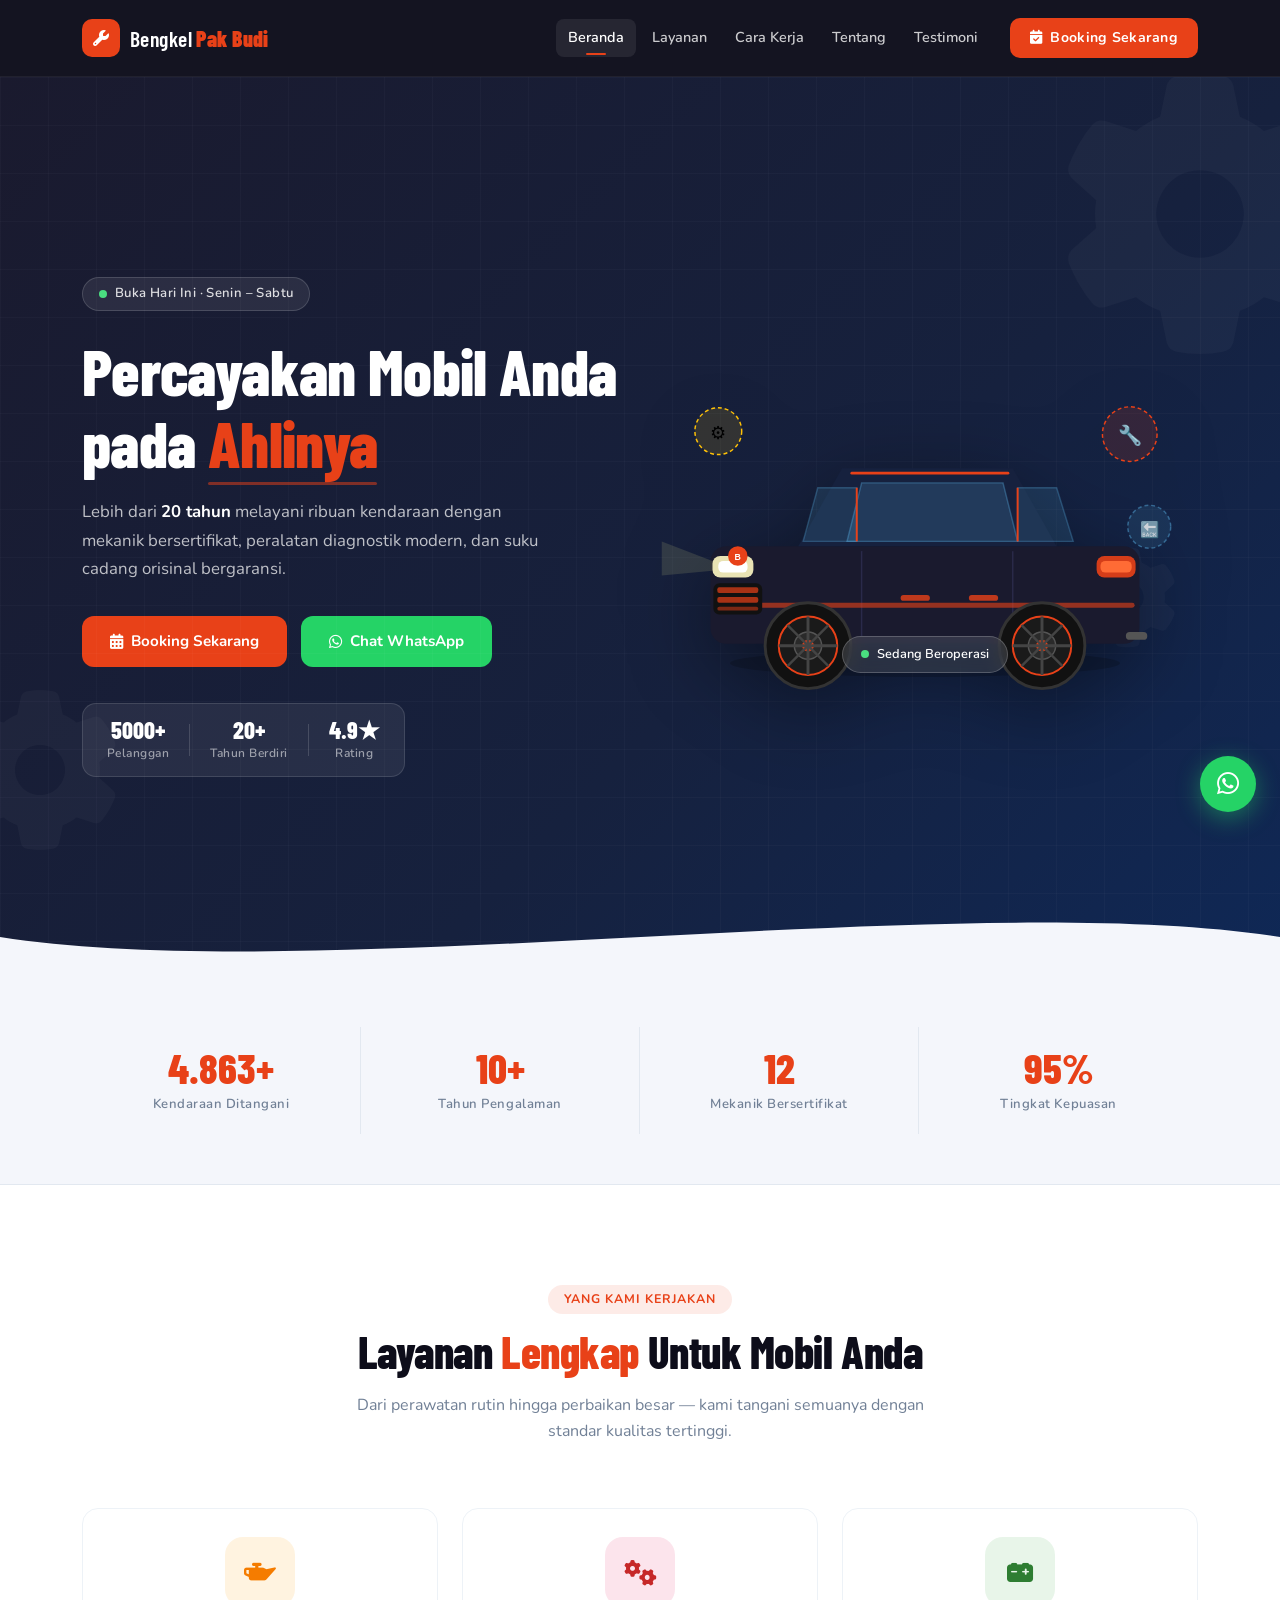
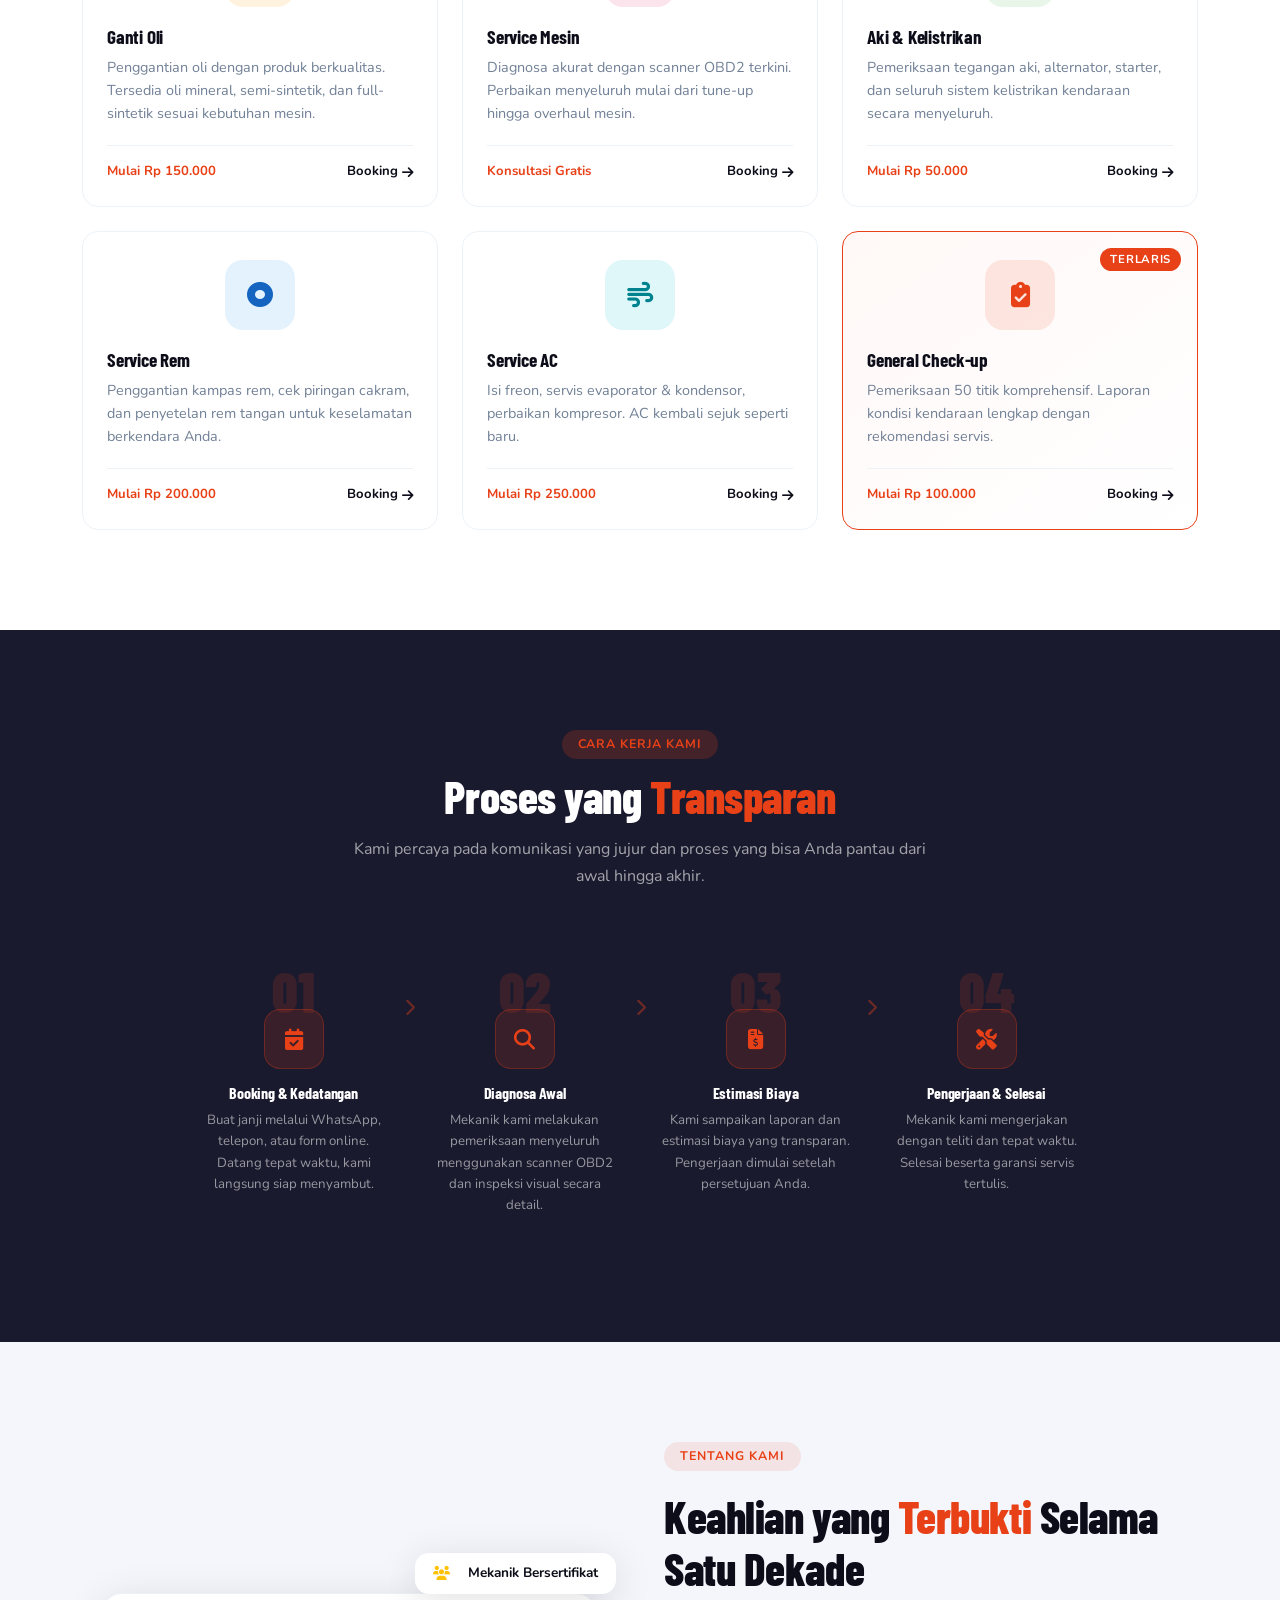
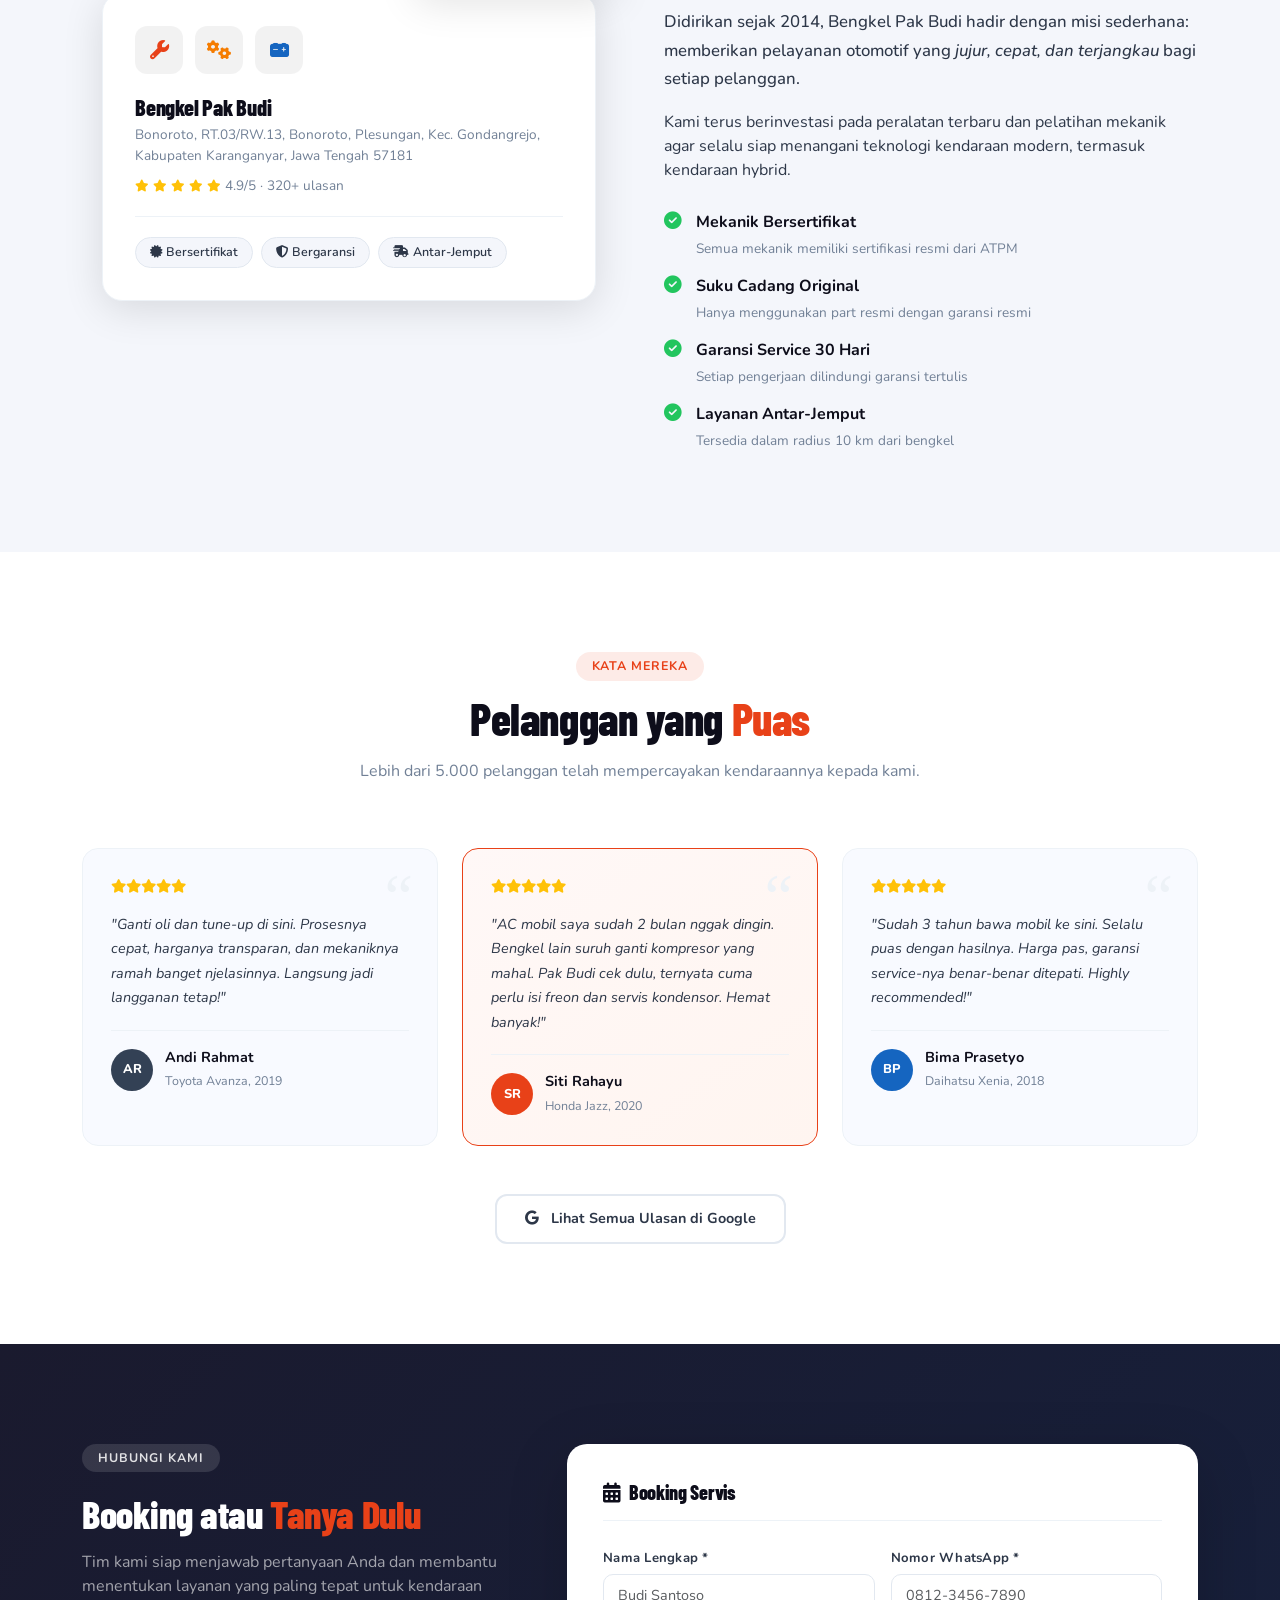
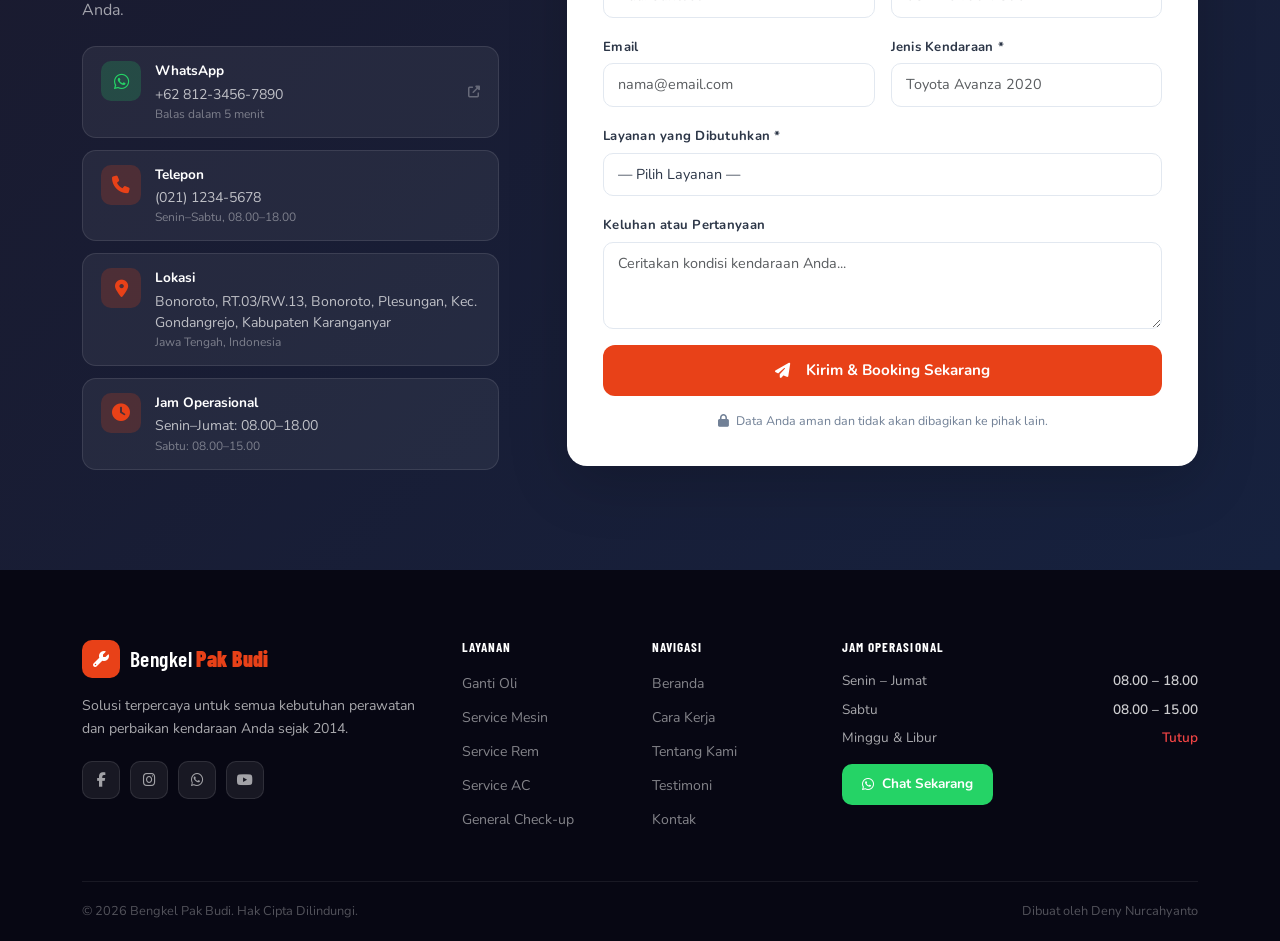
<file: index.html>
<!DOCTYPE html>
<html lang="id">
<head>
    <meta charset="UTF-8">
    <meta name="viewport" content="width=device-width, initial-scale=1.0">
    <title>Bengkel Pak Budi — Service Mobil Terpercaya di Surakarta</title>
    <meta name="description" content="Bengkel Pak Budi: 10+ tahun melayani service mobil berkualitas. Mekanik bersertifikat, suku cadang asli, garansi resmi. Hubungi kami sekarang!">
    <link rel="icon" type="image/svg+xml" href="assets/img/favicon.svg">
    <link rel="preconnect" href="https://fonts.googleapis.com">
    <link rel="preconnect" href="https://fonts.gstatic.com" crossorigin>
    <link href="https://fonts.googleapis.com/css2?family=Barlow+Condensed:wght@400;600;700;800;900&family=Nunito:wght@400;500;600;700&display=swap" rel="stylesheet">
    <link href="https://cdn.jsdelivr.net/npm/bootstrap@5.3.0/dist/css/bootstrap.min.css" rel="stylesheet">
    <link href="https://cdnjs.cloudflare.com/ajax/libs/font-awesome/6.5.0/css/all.min.css" rel="stylesheet">
    <link href="assets/css/style.css" rel="stylesheet">
</head>
<body>

    <!-- NAVBAR -->
    <nav class="navbar navbar-expand-lg sticky-top" id="mainNav">
        <div class="container">
            <a class="navbar-brand" href="#home">
                <span class="brand-icon"><i class="fas fa-wrench"></i></span>
                <span class="brand-text">Bengkel <strong>Pak Budi</strong></span>
            </a>
            <button class="navbar-toggler" type="button" data-bs-toggle="collapse" data-bs-target="#navbarNav" aria-label="Toggle navigation">
                <span class="toggler-line"></span>
                <span class="toggler-line"></span>
                <span class="toggler-line"></span>
            </button>
            <div class="collapse navbar-collapse" id="navbarNav">
                <ul class="navbar-nav ms-auto align-items-lg-center gap-lg-1">
                    <li class="nav-item"><a class="nav-link" href="#home">Beranda</a></li>
                    <li class="nav-item"><a class="nav-link" href="#services">Layanan</a></li>
                    <li class="nav-item"><a class="nav-link" href="#process">Cara Kerja</a></li>
                    <li class="nav-item"><a class="nav-link" href="#about">Tentang</a></li>
                    <li class="nav-item"><a class="nav-link" href="#testimonials">Testimoni</a></li>
                    <li class="nav-item ms-lg-3">
                        <a class="btn btn-cta" href="#contact">
                            <i class="fas fa-calendar-check me-2"></i>Booking Sekarang
                        </a>
                    </li>
                </ul>
            </div>
        </div>
    </nav>

    <!-- HERO -->
    <section id="home" class="hero-section">
        <div class="hero-bg-grid"></div>
        <div class="hero-gear gear-1"><i class="fas fa-cog"></i></div>
        <div class="hero-gear gear-2"><i class="fas fa-cog"></i></div>
        <div class="hero-gear gear-3"><i class="fas fa-cog"></i></div>
        <div class="container">
            <div class="row align-items-center min-vh-100 py-5">
                <div class="col-lg-6 hero-text-col">
                    <div class="hero-badge">
                        <span class="badge-dot"></span>
                        Buka Hari Ini &middot; Senin &ndash; Sabtu
                    </div>
                    <h1 class="hero-title">
                        Percayakan Mobil Anda pada <span class="highlight">Ahlinya</span>
                    </h1>
                    <p class="hero-desc">
                        Lebih dari <strong>20 tahun</strong> melayani ribuan kendaraan dengan mekanik bersertifikat, peralatan diagnostik modern, dan suku cadang orisinal bergaransi.
                    </p>
                    <div class="hero-actions">
                        <a href="#contact" class="btn btn-primary-cta">
                            <i class="fas fa-calendar-alt me-2"></i>Booking Sekarang
                        </a>
                        <a href="https://wa.me/message/6XIDSPFOZPVQN1" target="_blank" class="btn btn-wa-hero">
                            <i class="fab fa-whatsapp me-2"></i>Chat WhatsApp
                        </a>
                    </div>
                    <div class="hero-mini-stats">
                        <div class="mini-stat">
                            <span class="mstat-num">5000+</span>
                            <span class="mstat-label">Pelanggan</span>
                        </div>
                        <div class="mini-stat-divider"></div>
                        <div class="mini-stat">
                            <span class="mstat-num">20+</span>
                            <span class="mstat-label">Tahun Berdiri</span>
                        </div>
                        <div class="mini-stat-divider"></div>
                        <div class="mini-stat">
                            <span class="mstat-num">4.9&#9733;</span>
                            <span class="mstat-label">Rating</span>
                        </div>
                    </div>
                </div>
                <div class="col-lg-6 d-flex justify-content-center hero-visual-col">
                    <div class="hero-visual">
                        <svg viewBox="0 0 560 340" xmlns="http://www.w3.org/2000/svg" class="hero-car-svg" aria-hidden="true">
                            <ellipse cx="280" cy="310" rx="200" ry="14" fill="rgba(0,0,0,0.18)"/>
                            <rect x="60" y="190" width="440" height="100" rx="16" fill="#1a1a2e"/>
                            <path d="M150 190 L195 110 L370 110 L415 190 Z" fill="#16213e"/>
                            <path d="M205 115 L365 115" stroke="#E84118" stroke-width="3" stroke-linecap="round"/>
                            <path d="M200 185 L215 125 L360 125 L375 185 Z" fill="rgba(100,200,255,0.15)" stroke="rgba(100,200,255,0.3)" stroke-width="1.5"/>
                            <path d="M155 185 L170 130 L210 130 L210 185 Z" fill="rgba(100,200,255,0.12)" stroke="rgba(100,200,255,0.25)" stroke-width="1.5"/>
                            <path d="M375 185 L375 130 L415 130 L432 185 Z" fill="rgba(100,200,255,0.12)" stroke="rgba(100,200,255,0.25)" stroke-width="1.5"/>
                            <line x1="210" y1="130" x2="210" y2="185" stroke="#E84118" stroke-width="2"/>
                            <line x1="375" y1="130" x2="375" y2="185" stroke="#E84118" stroke-width="2"/>
                            <line x1="215" y1="195" x2="215" y2="282" stroke="#2a2a4a" stroke-width="1.5"/>
                            <line x1="370" y1="195" x2="370" y2="282" stroke="#2a2a4a" stroke-width="1.5"/>
                            <rect x="255" y="240" width="30" height="6" rx="3" fill="#E84118" opacity="0.8"/>
                            <rect x="325" y="240" width="30" height="6" rx="3" fill="#E84118" opacity="0.8"/>
                            <rect x="65" y="248" width="430" height="5" rx="2.5" fill="#E84118" opacity="0.6"/>
                            <rect x="62" y="200" width="42" height="22" rx="8" fill="#FFF9C4" opacity="0.9"/>
                            <rect x="68" y="205" width="30" height="12" rx="5" fill="white"/>
                            <path d="M62 205 L10 185 L10 220 L62 215 Z" fill="rgba(255,249,150,0.12)"/>
                            <rect x="456" y="200" width="40" height="22" rx="8" fill="#E84118" opacity="0.9"/>
                            <rect x="460" y="205" width="32" height="12" rx="5" fill="#ff6b35"/>
                            <rect x="63" y="228" width="50" height="32" rx="6" fill="#111"/>
                            <rect x="67" y="232" width="42" height="6" rx="2" fill="#E84118" opacity="0.7"/>
                            <rect x="67" y="242" width="42" height="6" rx="2" fill="#E84118" opacity="0.7"/>
                            <rect x="67" y="252" width="42" height="4" rx="2" fill="#E84118" opacity="0.5"/>
                            <circle cx="88" cy="200" r="10" fill="#E84118"/>
                            <text x="88" y="204" text-anchor="middle" font-size="9" fill="white" font-weight="bold" font-family="Arial">B</text>
                            <rect x="486" y="278" width="22" height="8" rx="4" fill="#555"/>
                            <!-- Wheels -->
                            <circle cx="160" cy="292" r="44" fill="#111" stroke="#333" stroke-width="3"/>
                            <circle cx="160" cy="292" r="30" fill="#1a1a1a" stroke="#E84118" stroke-width="2"/>
                            <circle cx="160" cy="292" r="14" fill="#2a2a2a" stroke="#555" stroke-width="1.5"/>
                            <circle cx="160" cy="292" r="6" fill="#E84118"/>
                            <line x1="160" y1="262" x2="160" y2="322" stroke="#444" stroke-width="3"/>
                            <line x1="130" y1="292" x2="190" y2="292" stroke="#444" stroke-width="3"/>
                            <line x1="139" y1="271" x2="181" y2="313" stroke="#444" stroke-width="2.5"/>
                            <line x1="181" y1="271" x2="139" y2="313" stroke="#444" stroke-width="2.5"/>
                            <circle cx="400" cy="292" r="44" fill="#111" stroke="#333" stroke-width="3"/>
                            <circle cx="400" cy="292" r="30" fill="#1a1a1a" stroke="#E84118" stroke-width="2"/>
                            <circle cx="400" cy="292" r="14" fill="#2a2a2a" stroke="#555" stroke-width="1.5"/>
                            <circle cx="400" cy="292" r="6" fill="#E84118"/>
                            <line x1="400" y1="262" x2="400" y2="322" stroke="#444" stroke-width="3"/>
                            <line x1="370" y1="292" x2="430" y2="292" stroke="#444" stroke-width="3"/>
                            <line x1="379" y1="271" x2="421" y2="313" stroke="#444" stroke-width="2.5"/>
                            <line x1="421" y1="271" x2="379" y2="313" stroke="#444" stroke-width="2.5"/>
                            <!-- Floating tools -->
                            <g class="tool-float tool-float-1">
                                <circle cx="490" cy="75" r="28" fill="rgba(232,65,24,0.15)" stroke="#E84118" stroke-width="1.5" stroke-dasharray="4 3"/>
                                <text x="490" y="83" text-anchor="middle" font-size="20" font-family="Arial">&#128295;</text>
                            </g>
                            <g class="tool-float tool-float-2">
                                <circle cx="68" cy="72" r="24" fill="rgba(255,193,7,0.12)" stroke="#ffc107" stroke-width="1.5" stroke-dasharray="4 3"/>
                                <text x="68" y="80" text-anchor="middle" font-size="18" font-family="Arial">&#9881;</text>
                            </g>
                            <g class="tool-float tool-float-3">
                                <circle cx="510" cy="170" r="22" fill="rgba(100,200,255,0.1)" stroke="rgba(100,200,255,0.4)" stroke-width="1.5" stroke-dasharray="4 3"/>
                                <text x="510" y="178" text-anchor="middle" font-size="16" fill="rgba(100,200,255,0.8)" font-family="Arial">&#128281;</text>
                            </g>
                        </svg>
                        <div class="hero-status-chip">
                            <span class="pulse-dot"></span> Sedang Beroperasi
                        </div>
                    </div>
                </div>
            </div>
        </div>
        <div class="hero-wave">
            <svg viewBox="0 0 1440 80" preserveAspectRatio="none"><path d="M0,40 C360,90 1080,-10 1440,40 L1440,80 L0,80 Z" fill="#f4f6fb"/></svg>
        </div>
    </section>

    <!-- STATS BAR -->
    <section class="stats-section">
        <div class="container">
            <div class="stats-grid">
                <div class="stat-item">
                    <span class="stat-num" data-count="5000" data-suffix="+">0</span>
                    <span class="stat-label">Kendaraan Ditangani</span>
                </div>
                <div class="stat-item">
                    <span class="stat-num" data-count="10" data-suffix="+">0</span>
                    <span class="stat-label">Tahun Pengalaman</span>
                </div>
                <div class="stat-item">
                    <span class="stat-num" data-count="12">0</span>
                    <span class="stat-label">Mekanik Bersertifikat</span>
                </div>
                <div class="stat-item">
                    <span class="stat-num" data-count="98" data-suffix="%">0</span>
                    <span class="stat-label">Tingkat Kepuasan</span>
                </div>
            </div>
        </div>
    </section>

    <!-- SERVICES -->
    <section id="services" class="services-section">
        <div class="container">
            <div class="section-header">
                <span class="section-tag">Yang Kami Kerjakan</span>
                <h2 class="section-title">Layanan <span class="txt-accent">Lengkap</span> Untuk Mobil Anda</h2>
                <p class="section-sub">Dari perawatan rutin hingga perbaikan besar &mdash; kami tangani semuanya dengan standar kualitas tertinggi.</p>
            </div>
            <div class="row g-4">
                <div class="col-md-6 col-lg-4">
                    <div class="service-card" style="--card-delay:0s">
                        <div class="sc-icon-wrap" style="--ic-bg:#fff3e0;--ic-col:#f57c00"><i class="fas fa-oil-can"></i></div>
                        <div class="sc-body">
                            <h4>Ganti Oli</h4>
                            <p>Penggantian oli dengan produk berkualitas. Tersedia oli mineral, semi-sintetik, dan full-sintetik sesuai kebutuhan mesin.</p>
                            <div class="sc-footer">
                                <span class="sc-price">Mulai Rp 150.000</span>
                                <a href="#contact" class="sc-link">Booking <i class="fas fa-arrow-right ms-1"></i></a>
                            </div>
                        </div>
                    </div>
                </div>
                <div class="col-md-6 col-lg-4">
                    <div class="service-card" style="--card-delay:0.1s">
                        <div class="sc-icon-wrap" style="--ic-bg:#fce4ec;--ic-col:#c62828"><i class="fas fa-cogs"></i></div>
                        <div class="sc-body">
                            <h4>Service Mesin</h4>
                            <p>Diagnosa akurat dengan scanner OBD2 terkini. Perbaikan menyeluruh mulai dari tune-up hingga overhaul mesin.</p>
                            <div class="sc-footer">
                                <span class="sc-price">Konsultasi Gratis</span>
                                <a href="#contact" class="sc-link">Booking <i class="fas fa-arrow-right ms-1"></i></a>
                            </div>
                        </div>
                    </div>
                </div>
                <div class="col-md-6 col-lg-4">
                    <div class="service-card" style="--card-delay:0.2s">
                        <div class="sc-icon-wrap" style="--ic-bg:#e8f5e9;--ic-col:#2e7d32"><i class="fas fa-car-battery"></i></div>
                        <div class="sc-body">
                            <h4>Aki &amp; Kelistrikan</h4>
                            <p>Pemeriksaan tegangan aki, alternator, starter, dan seluruh sistem kelistrikan kendaraan secara menyeluruh.</p>
                            <div class="sc-footer">
                                <span class="sc-price">Mulai Rp 50.000</span>
                                <a href="#contact" class="sc-link">Booking <i class="fas fa-arrow-right ms-1"></i></a>
                            </div>
                        </div>
                    </div>
                </div>
                <div class="col-md-6 col-lg-4">
                    <div class="service-card" style="--card-delay:0.3s">
                        <div class="sc-icon-wrap" style="--ic-bg:#e3f2fd;--ic-col:#1565c0"><i class="fas fa-circle-dot"></i></div>
                        <div class="sc-body">
                            <h4>Service Rem</h4>
                            <p>Penggantian kampas rem, cek piringan cakram, dan penyetelan rem tangan untuk keselamatan berkendara Anda.</p>
                            <div class="sc-footer">
                                <span class="sc-price">Mulai Rp 200.000</span>
                                <a href="#contact" class="sc-link">Booking <i class="fas fa-arrow-right ms-1"></i></a>
                            </div>
                        </div>
                    </div>
                </div>
                <div class="col-md-6 col-lg-4">
                    <div class="service-card" style="--card-delay:0.4s">
                        <div class="sc-icon-wrap" style="--ic-bg:#e0f7fa;--ic-col:#00838f"><i class="fas fa-wind"></i></div>
                        <div class="sc-body">
                            <h4>Service AC</h4>
                            <p>Isi freon, servis evaporator &amp; kondensor, perbaikan kompresor. AC kembali sejuk seperti baru.</p>
                            <div class="sc-footer">
                                <span class="sc-price">Mulai Rp 250.000</span>
                                <a href="#contact" class="sc-link">Booking <i class="fas fa-arrow-right ms-1"></i></a>
                            </div>
                        </div>
                    </div>
                </div>
                <div class="col-md-6 col-lg-4">
                    <div class="service-card featured-card" style="--card-delay:0.5s">
                        <div class="sc-badge">Terlaris</div>
                        <div class="sc-icon-wrap" style="--ic-bg:rgba(232,65,24,0.12);--ic-col:#E84118"><i class="fas fa-clipboard-check"></i></div>
                        <div class="sc-body">
                            <h4>General Check-up</h4>
                            <p>Pemeriksaan 50 titik komprehensif. Laporan kondisi kendaraan lengkap dengan rekomendasi servis.</p>
                            <div class="sc-footer">
                                <span class="sc-price">Mulai Rp 100.000</span>
                                <a href="#contact" class="sc-link">Booking <i class="fas fa-arrow-right ms-1"></i></a>
                            </div>
                        </div>
                    </div>
                </div>
            </div>
        </div>
    </section>

    <!-- HOW IT WORKS -->
    <section id="process" class="process-section">
        <div class="container">
            <div class="section-header">
                <span class="section-tag">Cara Kerja Kami</span>
                <h2 class="section-title">Proses yang <span class="txt-accent">Transparan</span></h2>
                <p class="section-sub">Kami percaya pada komunikasi yang jujur dan proses yang bisa Anda pantau dari awal hingga akhir.</p>
            </div>
            <div class="process-steps">
                <div class="process-step">
                    <div class="ps-num">01</div>
                    <div class="ps-icon"><i class="fas fa-calendar-check"></i></div>
                    <h5>Booking &amp; Kedatangan</h5>
                    <p>Buat janji melalui WhatsApp, telepon, atau form online. Datang tepat waktu, kami langsung siap menyambut.</p>
                </div>
                <div class="process-connector"><i class="fas fa-chevron-right"></i></div>
                <div class="process-step">
                    <div class="ps-num">02</div>
                    <div class="ps-icon"><i class="fas fa-search"></i></div>
                    <h5>Diagnosa Awal</h5>
                    <p>Mekanik kami melakukan pemeriksaan menyeluruh menggunakan scanner OBD2 dan inspeksi visual secara detail.</p>
                </div>
                <div class="process-connector"><i class="fas fa-chevron-right"></i></div>
                <div class="process-step">
                    <div class="ps-num">03</div>
                    <div class="ps-icon"><i class="fas fa-file-invoice-dollar"></i></div>
                    <h5>Estimasi Biaya</h5>
                    <p>Kami sampaikan laporan dan estimasi biaya yang transparan. Pengerjaan dimulai setelah persetujuan Anda.</p>
                </div>
                <div class="process-connector"><i class="fas fa-chevron-right"></i></div>
                <div class="process-step">
                    <div class="ps-num">04</div>
                    <div class="ps-icon"><i class="fas fa-tools"></i></div>
                    <h5>Pengerjaan &amp; Selesai</h5>
                    <p>Mekanik kami mengerjakan dengan teliti dan tepat waktu. Selesai beserta garansi servis tertulis.</p>
                </div>
            </div>
        </div>
    </section>

    <!-- ABOUT -->
    <section id="about" class="about-section">
        <div class="container">
            <div class="row align-items-center g-5">
                <div class="col-lg-6">
                    <div class="about-visual">
                        <div class="av-main-card">
                            <div class="av-icon-row">
                                <div class="av-icon-box" style="--c:#E84118"><i class="fas fa-wrench"></i></div>
                                <div class="av-icon-box" style="--c:#f57c00"><i class="fas fa-cogs"></i></div>
                                <div class="av-icon-box" style="--c:#1565c0"><i class="fas fa-car-battery"></i></div>
                            </div>
                            <div class="av-center-text">
                                <h3>Bengkel Pak Budi</h3>
                                <p>Bonoroto, RT.03/RW.13, Bonoroto, Plesungan, Kec. Gondangrejo, Kabupaten Karanganyar, Jawa Tengah 57181</p>
                                <div class="av-rating">
                                    <i class="fas fa-star text-warning"></i><i class="fas fa-star text-warning"></i><i class="fas fa-star text-warning"></i><i class="fas fa-star text-warning"></i><i class="fas fa-star text-warning"></i>
                                    <span>4.9/5 &middot; 320+ ulasan</span>
                                </div>
                            </div>
                            <div class="av-badges-row">
                                <span class="av-badge"><i class="fas fa-certificate me-1"></i>Bersertifikat</span>
                                <span class="av-badge"><i class="fas fa-shield-alt me-1"></i>Bergaransi</span>
                                <span class="av-badge"><i class="fas fa-truck-fast me-1"></i>Antar-Jemput</span>
                            </div>
                        </div>
                        <div class="av-floating-card av-fc-1">
                            <i class="fas fa-users me-2 text-warning"></i>
                            <div><strong>Mekanik Bersertifikat</strong></div>
                        </div>
                        <!-- <div class="av-floating-card av-fc-2">
                            <i class="fas fa-clock me-2" style="color:#E84118"></i>
                            <div><strong>Rata-rata 2&ndash;4 Jam</strong><small>Waktu pengerjaan</small></div>
                        </div> -->
                    </div>
                </div>
                <div class="col-lg-6">
                    <div class="about-content">
                        <span class="section-tag">Tentang Kami</span>
                        <h2 class="section-title mt-2">Keahlian yang <span class="txt-accent">Terbukti</span> Selama Satu Dekade</h2>
                        <p class="about-lead">Didirikan sejak 2014, Bengkel Pak Budi hadir dengan misi sederhana: memberikan pelayanan otomotif yang <em>jujur, cepat, dan terjangkau</em> bagi setiap pelanggan.</p>
                        <p>Kami terus berinvestasi pada peralatan terbaru dan pelatihan mekanik agar selalu siap menangani teknologi kendaraan modern, termasuk kendaraan hybrid.</p>
                        <div class="about-features">
                            <div class="af-item">
                                <i class="fas fa-check-circle"></i>
                                <div><strong>Mekanik Bersertifikat</strong><span>Semua mekanik memiliki sertifikasi resmi dari ATPM</span></div>
                            </div>
                            <div class="af-item">
                                <i class="fas fa-check-circle"></i>
                                <div><strong>Suku Cadang Original</strong><span>Hanya menggunakan part resmi dengan garansi resmi</span></div>
                            </div>
                            <div class="af-item">
                                <i class="fas fa-check-circle"></i>
                                <div><strong>Garansi Service 30 Hari</strong><span>Setiap pengerjaan dilindungi garansi tertulis</span></div>
                            </div>
                            <div class="af-item">
                                <i class="fas fa-check-circle"></i>
                                <div><strong>Layanan Antar-Jemput</strong><span>Tersedia dalam radius 10 km dari bengkel</span></div>
                            </div>
                        </div>
                    </div>
                </div>
            </div>
        </div>
    </section>

    <!-- TESTIMONIALS -->
    <section id="testimonials" class="testimonials-section">
        <div class="container">
            <div class="section-header">
                <span class="section-tag">Kata Mereka</span>
                <h2 class="section-title">Pelanggan yang <span class="txt-accent">Puas</span></h2>
                <p class="section-sub">Lebih dari 5.000 pelanggan telah mempercayakan kendaraannya kepada kami.</p>
            </div>
            <div class="row g-4">
                <div class="col-md-6 col-lg-4">
                    <div class="testi-card">
                        <div class="tc-stars"><i class="fas fa-star"></i><i class="fas fa-star"></i><i class="fas fa-star"></i><i class="fas fa-star"></i><i class="fas fa-star"></i></div>
                        <p class="tc-text">"Ganti oli dan tune-up di sini. Prosesnya cepat, harganya transparan, dan mekaniknya ramah banget njelasinnya. Langsung jadi langganan tetap!"</p>
                        <div class="tc-author">
                            <div class="tc-avatar">AR</div>
                            <div><strong>Andi Rahmat</strong><span>Toyota Avanza, 2019</span></div>
                        </div>
                    </div>
                </div>
                <div class="col-md-6 col-lg-4">
                    <div class="testi-card featured-testi">
                        <div class="tc-stars"><i class="fas fa-star"></i><i class="fas fa-star"></i><i class="fas fa-star"></i><i class="fas fa-star"></i><i class="fas fa-star"></i></div>
                        <p class="tc-text">"AC mobil saya sudah 2 bulan nggak dingin. Bengkel lain suruh ganti kompresor yang mahal. Pak Budi cek dulu, ternyata cuma perlu isi freon dan servis kondensor. Hemat banyak!"</p>
                        <div class="tc-author">
                            <div class="tc-avatar" style="--av-bg:#E84118">SR</div>
                            <div><strong>Siti Rahayu</strong><span>Honda Jazz, 2020</span></div>
                        </div>
                    </div>
                </div>
                <div class="col-md-6 col-lg-4">
                    <div class="testi-card">
                        <div class="tc-stars"><i class="fas fa-star"></i><i class="fas fa-star"></i><i class="fas fa-star"></i><i class="fas fa-star"></i><i class="fas fa-star"></i></div>
                        <p class="tc-text">"Sudah 3 tahun bawa mobil ke sini. Selalu puas dengan hasilnya. Harga pas, garansi service-nya benar-benar ditepati. Highly recommended!"</p>
                        <div class="tc-author">
                            <div class="tc-avatar" style="--av-bg:#1565c0">BP</div>
                            <div><strong>Bima Prasetyo</strong><span>Daihatsu Xenia, 2018</span></div>
                        </div>
                    </div>
                </div>
            </div>
            <div class="text-center mt-5">
                <a href="#" class="btn btn-outline-review">
                    <i class="fab fa-google me-2"></i> Lihat Semua Ulasan di Google
                </a>
            </div>
        </div>
    </section>

    <!-- CONTACT -->
    <section id="contact" class="contact-section">
        <div class="container">
            <div class="row g-5">
                <div class="col-lg-5">
                    <div class="contact-info-panel">
                        <span class="section-tag light">Hubungi Kami</span>
                        <h2 class="section-title mt-2 text-white">Booking atau <span class="txt-accent">Tanya Dulu</span></h2>
                        <p class="text-white-60 mb-4">Tim kami siap menjawab pertanyaan Anda dan membantu menentukan layanan yang paling tepat untuk kendaraan Anda.</p>
                        <div class="ci-items">
                            <a href="https://wa.me/message/6XIDSPFOZPVQN1" target="_blank" class="ci-item ci-whatsapp">
                                <div class="ci-icon"><i class="fab fa-whatsapp"></i></div>
                                <div><strong>WhatsApp</strong><span>+62 812-3456-7890</span><small>Balas dalam 5 menit</small></div>
                                <i class="fas fa-external-link-alt ci-arrow"></i>
                            </a>
                            <div class="ci-item">
                                <div class="ci-icon"><i class="fas fa-phone"></i></div>
                                <div><strong>Telepon</strong><span>(021) 1234-5678</span><small>Senin&ndash;Sabtu, 08.00&ndash;18.00</small></div>
                            </div>
                            <div class="ci-item">
                                <div class="ci-icon"><i class="fas fa-map-marker-alt"></i></div>
                                <div><strong>Lokasi</strong><span>Bonoroto, RT.03/RW.13, Bonoroto, Plesungan, Kec. Gondangrejo, Kabupaten Karanganyar</span><small>Jawa Tengah, Indonesia</small></div>
                            </div>
                            <div class="ci-item">
                                <div class="ci-icon"><i class="fas fa-clock"></i></div>
                                <div><strong>Jam Operasional</strong><span>Senin&ndash;Jumat: 08.00&ndash;18.00</span><small>Sabtu: 08.00&ndash;15.00</small></div>
                            </div>
                        </div>
                    </div>
                </div>
                <div class="col-lg-7">
                    <div class="contact-form-card">
                        <h4 class="form-title"><i class="fas fa-calendar-alt me-2"></i>Booking Servis</h4>
                        <form id="contactForm" novalidate>
                            <div class="row g-3">
                                <div class="col-sm-6">
                                    <label class="form-label">Nama Lengkap *</label>
                                    <input type="text" class="form-control" id="name" placeholder="Budi Santoso" required>
                                    <div class="invalid-feedback">Nama minimal 3 karakter</div>
                                </div>
                                <div class="col-sm-6">
                                    <label class="form-label">Nomor WhatsApp *</label>
                                    <input type="tel" class="form-control" id="phone" placeholder="0812-3456-7890" required>
                                    <div class="invalid-feedback">Nomor tidak valid</div>
                                </div>
                                <div class="col-sm-6">
                                    <label class="form-label">Email</label>
                                    <input type="email" class="form-control" id="email" placeholder="nama@email.com">
                                </div>
                                <div class="col-sm-6">
                                    <label class="form-label">Jenis Kendaraan *</label>
                                    <input type="text" class="form-control" id="vehicle" placeholder="Toyota Avanza 2020" required>
                                </div>
                                <div class="col-12">
                                    <label class="form-label">Layanan yang Dibutuhkan *</label>
                                    <select class="form-select" id="service" required>
                                        <option value="">&#8212; Pilih Layanan &#8212;</option>
                                        <option value="ganti-oli">Ganti Oli</option>
                                        <option value="service-mesin">Service Mesin</option>
                                        <option value="service-aki">Service Aki &amp; Kelistrikan</option>
                                        <option value="service-rem">Service Rem</option>
                                        <option value="service-ac">Service AC</option>
                                        <option value="general-checkup">General Check-up</option>
                                        <option value="lainnya">Lainnya / Konsultasi</option>
                                    </select>
                                    <div class="invalid-feedback">Silakan pilih layanan</div>
                                </div>
                                <div class="col-12">
                                    <label class="form-label">Keluhan atau Pertanyaan</label>
                                    <textarea class="form-control" id="message" rows="3" placeholder="Ceritakan kondisi kendaraan Anda..."></textarea>
                                </div>
                                <div class="col-12">
                                    <button type="submit" class="btn btn-submit-cta w-100">
                                        <i class="fas fa-paper-plane me-2"></i>Kirim &amp; Booking Sekarang
                                    </button>
                                </div>
                                <div class="col-12">
                                    <p class="form-note"><i class="fas fa-lock me-1"></i> Data Anda aman dan tidak akan dibagikan ke pihak lain.</p>
                                </div>
                            </div>
                        </form>
                    </div>
                </div>
            </div>
        </div>
    </section>

    <!-- FOOTER -->
    <footer class="site-footer">
        <div class="container">
            <div class="row g-4 footer-top">
                <div class="col-lg-4">
                    <a class="navbar-brand mb-3 d-inline-flex" href="#home">
                        <span class="brand-icon"><i class="fas fa-wrench"></i></span>
                        <span class="brand-text">Bengkel <strong>Pak Budi</strong></span>
                    </a>
                    <p class="footer-desc">Solusi terpercaya untuk semua kebutuhan perawatan dan perbaikan kendaraan Anda sejak 2014.</p>
                    <div class="footer-socials">
                        <a href="#" aria-label="Facebook"><i class="fab fa-facebook-f"></i></a>
                        <a href="#" aria-label="Instagram"><i class="fab fa-instagram"></i></a>
                        <a href="https://wa.me/message/6XIDSPFOZPVQN1" aria-label="WhatsApp"><i class="fab fa-whatsapp"></i></a>
                        <a href="#" aria-label="YouTube"><i class="fab fa-youtube"></i></a>
                    </div>
                </div>
                <div class="col-sm-6 col-lg-2">
                    <h6 class="footer-heading">Layanan</h6>
                    <ul class="footer-links">
                        <li><a href="#services">Ganti Oli</a></li>
                        <li><a href="#services">Service Mesin</a></li>
                        <li><a href="#services">Service Rem</a></li>
                        <li><a href="#services">Service AC</a></li>
                        <li><a href="#services">General Check-up</a></li>
                    </ul>
                </div>
                <div class="col-sm-6 col-lg-2">
                    <h6 class="footer-heading">Navigasi</h6>
                    <ul class="footer-links">
                        <li><a href="#home">Beranda</a></li>
                        <li><a href="#process">Cara Kerja</a></li>
                        <li><a href="#about">Tentang Kami</a></li>
                        <li><a href="#testimonials">Testimoni</a></li>
                        <li><a href="#contact">Kontak</a></li>
                    </ul>
                </div>
                <div class="col-lg-4">
                    <h6 class="footer-heading">Jam Operasional</h6>
                    <div class="footer-hours">
                        <div class="fh-row"><span>Senin &ndash; Jumat</span><span class="fh-time">08.00 &ndash; 18.00</span></div>
                        <div class="fh-row"><span>Sabtu</span><span class="fh-time">08.00 &ndash; 15.00</span></div>
                        <div class="fh-row"><span>Minggu &amp; Libur</span><span class="fh-time fh-closed">Tutup</span></div>
                    </div>
                    <a href="https://wa.me/message/6XIDSPFOZPVQN1" target="_blank" class="btn btn-wa-footer mt-3">
                        <i class="fab fa-whatsapp me-2"></i>Chat Sekarang
                    </a>
                </div>
            </div>
            <div class="footer-bottom">
                <span>&copy; 2026 Bengkel Pak Budi. Hak Cipta Dilindungi.</span>
                <span>Dibuat oleh Deny Nurcahyanto</span>
            </div>
        </div>
    </footer>

    <!-- FLOATING WA BUTTON -->
    <a href="https://wa.me/message/6XIDSPFOZPVQN1" target="_blank" class="wa-float" id="waFloat" aria-label="Chat WhatsApp">
        <i class="fab fa-whatsapp"></i>
        <span class="wa-tooltip">Chat via WhatsApp</span>
    </a>

    <!-- BACK TO TOP -->
    <button class="back-to-top" id="backToTop" aria-label="Kembali ke atas">
        <i class="fas fa-chevron-up"></i>
    </button>

    <script src="https://cdn.jsdelivr.net/npm/bootstrap@5.3.0/dist/js/bootstrap.bundle.min.js"></script>
    <script src="assets/js/main.js"></script>
</body>
</html>
</file>
<file: assets/css/style.css>
/* =====================================================
   Bengkel Pak Budi — style.css (Perfected Edition)
   ===================================================== */

:root {
    --primary: #E84118;
    --primary-dark: #c0320e;
    --dark: #0d0d1a;
    --dark-2: #16213e;
    --dark-3: #1a1a2e;
    --accent: #ffc107;
    --text: #2d3748;
    --text-muted: #718096;
    --bg-light: #f4f6fb;
    --white: #ffffff;
    --radius: 16px;
    --radius-sm: 10px;
    --shadow: 0 4px 24px rgba(0,0,0,0.08);
    --shadow-md: 0 8px 40px rgba(0,0,0,0.12);
    --shadow-lg: 0 16px 60px rgba(0,0,0,0.18);
    --transition: all 0.3s cubic-bezier(0.4, 0, 0.2, 1);
}

*, *::before, *::after { box-sizing: border-box; }
html { scroll-behavior: smooth; }
body {
    font-family: 'Nunito', system-ui, sans-serif;
    color: var(--text);
    background: var(--white);
    overflow-x: hidden;
}
h1, h2, h3, h4, h5, h6 {
    font-family: 'Barlow Condensed', 'Nunito', sans-serif;
    font-weight: 700;
    letter-spacing: -0.01em;
}

/* ---- NAVBAR ---- */
#mainNav {
    background: rgba(13, 13, 26, 0.97);
    backdrop-filter: blur(12px);
    padding: 14px 0;
    border-bottom: 1px solid rgba(255,255,255,0.06);
    transition: var(--transition);
}
#mainNav.scrolled {
    padding: 10px 0;
    box-shadow: 0 4px 30px rgba(0,0,0,0.3);
}
.navbar-brand {
    display: flex;
    align-items: center;
    gap: 10px;
    text-decoration: none;
}
.brand-icon {
    width: 38px; height: 38px;
    background: var(--primary);
    border-radius: 10px;
    display: flex; align-items: center; justify-content: center;
    color: white;
    font-size: 16px;
}
.brand-text {
    font-family: 'Barlow Condensed', sans-serif;
    font-size: 1.35rem;
    font-weight: 600;
    color: white;
    letter-spacing: 0.02em;
}
.brand-text strong { color: var(--primary); }
.navbar-toggler {
    border: none;
    background: transparent;
    padding: 6px;
    display: flex; flex-direction: column;
    gap: 5px;
}
.navbar-toggler:focus { box-shadow: none; }
.toggler-line {
    display: block;
    width: 24px; height: 2px;
    background: white;
    border-radius: 2px;
    transition: var(--transition);
}
.nav-link {
    color: rgba(255,255,255,0.78) !important;
    font-weight: 600;
    font-size: 0.9rem;
    padding: 8px 12px !important;
    border-radius: 8px;
    transition: var(--transition);
    position: relative;
}
.nav-link:hover, .nav-link.active {
    color: white !important;
    background: rgba(255,255,255,0.08);
}
.nav-link.active::after {
    content: '';
    position: absolute;
    bottom: 2px; left: 50%;
    transform: translateX(-50%);
    width: 20px; height: 2px;
    background: var(--primary);
    border-radius: 2px;
}
.btn-cta {
    background: var(--primary);
    color: white !important;
    border-radius: 10px;
    padding: 9px 20px !important;
    font-weight: 700;
    font-size: 0.88rem;
    letter-spacing: 0.02em;
    border: none;
    transition: var(--transition);
    text-decoration: none;
}
.btn-cta:hover {
    background: var(--primary-dark);
    transform: translateY(-1px);
    box-shadow: 0 6px 20px rgba(232,65,24,0.35);
}

/* ---- HERO ---- */
.hero-section {
    background: linear-gradient(135deg, var(--dark-3) 0%, var(--dark-2) 60%, #0f2856 100%);
    position: relative;
    overflow: hidden;
    min-height: 100vh;
}
.hero-bg-grid {
    position: absolute; inset: 0;
    background-image:
        linear-gradient(rgba(255,255,255,0.025) 1px, transparent 1px),
        linear-gradient(90deg, rgba(255,255,255,0.025) 1px, transparent 1px);
    background-size: 48px 48px;
    pointer-events: none;
}
.hero-gear {
    position: absolute;
    color: rgba(255,255,255,0.03);
    animation: spin-slow linear infinite;
    pointer-events: none;
}
.gear-1 { font-size: 280px; top: -60px; right: -60px; animation-duration: 40s; }
.gear-2 { font-size: 160px; bottom: 80px; left: -40px; animation-duration: 28s; animation-direction: reverse; }
.gear-3 { font-size: 100px; top: 50%; right: 8%; animation-duration: 20s; }
@keyframes spin-slow { to { transform: rotate(360deg); } }

.hero-badge {
    display: inline-flex;
    align-items: center;
    gap: 8px;
    background: rgba(255,255,255,0.08);
    border: 1px solid rgba(255,255,255,0.15);
    border-radius: 100px;
    padding: 6px 16px;
    font-size: 0.82rem;
    color: rgba(255,255,255,0.85);
    font-weight: 600;
    margin-bottom: 24px;
    letter-spacing: 0.03em;
}
.badge-dot {
    width: 8px; height: 8px;
    background: #4ade80;
    border-radius: 50%;
    animation: pulse-green 2s ease-in-out infinite;
}
@keyframes pulse-green {
    0%, 100% { opacity: 1; transform: scale(1); }
    50% { opacity: 0.6; transform: scale(0.8); }
}
.hero-title {
    font-family: 'Barlow Condensed', sans-serif;
    font-size: clamp(2.4rem, 5.5vw, 4rem);
    font-weight: 800;
    color: white;
    line-height: 1.12;
    margin-bottom: 20px;
}
.hero-title .highlight {
    color: var(--primary);
    position: relative;
}
.hero-title .highlight::after {
    content: '';
    position: absolute;
    bottom: -4px; left: 0; right: 0;
    height: 3px;
    background: var(--primary);
    border-radius: 2px;
    opacity: 0.5;
}
.hero-desc {
    font-size: 1.05rem;
    color: rgba(255,255,255,0.72);
    line-height: 1.7;
    margin-bottom: 32px;
    max-width: 480px;
}
.hero-desc strong { color: white; }
.hero-actions { display: flex; flex-wrap: wrap; gap: 14px; margin-bottom: 36px; }

.btn-primary-cta {
    background: var(--primary);
    color: white;
    border: none;
    padding: 14px 28px;
    border-radius: 12px;
    font-weight: 700;
    font-size: 0.95rem;
    transition: var(--transition);
    text-decoration: none;
    display: inline-flex; align-items: center;
}
.btn-primary-cta:hover {
    background: var(--primary-dark);
    color: white;
    transform: translateY(-2px);
    box-shadow: 0 10px 30px rgba(232,65,24,0.4);
}
.btn-wa-hero {
    background: #25d366;
    color: white;
    border: none;
    padding: 14px 28px;
    border-radius: 12px;
    font-weight: 700;
    font-size: 0.95rem;
    transition: var(--transition);
    text-decoration: none;
    display: inline-flex; align-items: center;
}
.btn-wa-hero:hover {
    background: #1da855;
    color: white;
    transform: translateY(-2px);
    box-shadow: 0 10px 30px rgba(37,211,102,0.35);
}
.hero-mini-stats {
    display: flex;
    align-items: center;
    background: rgba(255,255,255,0.07);
    border: 1px solid rgba(255,255,255,0.12);
    border-radius: 14px;
    padding: 14px 24px;
    width: fit-content;
}
.mini-stat { text-align: center; padding: 0 20px; }
.mini-stat:first-child { padding-left: 0; }
.mini-stat:last-child { padding-right: 0; }
.mstat-num {
    display: block;
    font-family: 'Barlow Condensed', sans-serif;
    font-size: 1.5rem;
    font-weight: 800;
    color: white;
    line-height: 1;
}
.mstat-label {
    font-size: 0.75rem;
    color: rgba(255,255,255,0.55);
    font-weight: 600;
    letter-spacing: 0.04em;
    display: block;
    margin-top: 2px;
}
.mini-stat-divider {
    width: 1px;
    height: 32px;
    background: rgba(255,255,255,0.15);
    flex-shrink: 0;
}
.hero-visual {
    position: relative;
    width: 100%;
    max-width: 560px;
}
.hero-car-svg {
    width: 100%;
    filter: drop-shadow(0 20px 40px rgba(0,0,0,0.4));
    animation: float-car 4s ease-in-out infinite;
}
@keyframes float-car {
    0%, 100% { transform: translateY(0); }
    50% { transform: translateY(-12px); }
}
.tool-float { animation: float-tool 3s ease-in-out infinite; }
.tool-float-1 { animation-delay: 0s; animation-duration: 3.5s; }
.tool-float-2 { animation-delay: 1s; animation-duration: 4s; }
.tool-float-3 { animation-delay: 2s; animation-duration: 3s; }
@keyframes float-tool {
    0%, 100% { transform: translateY(0) rotate(0deg); }
    50% { transform: translateY(-8px) rotate(8deg); }
}
.hero-status-chip {
    position: absolute;
    bottom: 20px; left: 50%;
    transform: translateX(-50%);
    background: rgba(255,255,255,0.12);
    backdrop-filter: blur(8px);
    border: 1px solid rgba(255,255,255,0.2);
    border-radius: 100px;
    padding: 8px 18px;
    color: white;
    font-size: 0.8rem;
    font-weight: 600;
    display: flex; align-items: center; gap: 8px;
    white-space: nowrap;
}
.pulse-dot {
    width: 8px; height: 8px;
    background: #4ade80;
    border-radius: 50%;
    animation: pulse-green 2s ease-in-out infinite;
}
.hero-wave {
    position: absolute;
    bottom: 0; left: 0; right: 0;
    line-height: 0;
}
.hero-wave svg { width: 100%; height: 80px; display: block; }

/* ---- STATS BAR ---- */
.stats-section {
    background: var(--bg-light);
    padding: 50px 0;
    border-bottom: 1px solid #e2e8f0;
}
.stats-grid {
    display: grid;
    grid-template-columns: repeat(4, 1fr);
}
.stat-item {
    text-align: center;
    padding: 20px 16px;
    border-right: 1px solid #e2e8f0;
    opacity: 0;
    transform: translateY(20px);
    transition: opacity 0.6s ease, transform 0.6s ease;
}
.stat-item:last-child { border-right: none; }
.stat-item.visible { opacity: 1; transform: translateY(0); }
.stat-num {
    display: block;
    font-family: 'Barlow Condensed', sans-serif;
    font-size: 2.6rem;
    font-weight: 800;
    color: var(--primary);
    line-height: 1;
}
.stat-label {
    font-size: 0.82rem;
    font-weight: 600;
    color: var(--text-muted);
    letter-spacing: 0.04em;
    margin-top: 6px;
    display: block;
}

/* ---- SHARED SECTION STYLES ---- */
.section-header {
    text-align: center;
    max-width: 600px;
    margin: 0 auto 64px;
}
.section-tag {
    display: inline-block;
    background: rgba(232,65,24,0.1);
    color: var(--primary);
    border-radius: 100px;
    padding: 5px 16px;
    font-size: 0.78rem;
    font-weight: 700;
    letter-spacing: 0.08em;
    text-transform: uppercase;
    margin-bottom: 12px;
}
.section-tag.light {
    background: rgba(255,255,255,0.12);
    color: rgba(255,255,255,0.85);
}
.section-title {
    font-family: 'Barlow Condensed', sans-serif;
    font-size: clamp(1.9rem, 3.5vw, 2.8rem);
    font-weight: 800;
    color: var(--dark);
    line-height: 1.15;
    margin-bottom: 14px;
}
.txt-accent { color: var(--primary); }
.section-sub {
    color: var(--text-muted);
    font-size: 1rem;
    line-height: 1.65;
    margin: 0;
}

/* ---- SERVICES ---- */
.services-section { padding: 100px 0; background: var(--white); }

.service-card {
    background: white;
    border-radius: var(--radius);
    border: 1.5px solid #edf2f7;
    overflow: hidden;
    transition: var(--transition);
    height: 100%;
    position: relative;
    opacity: 0;
    transform: translateY(30px);
    animation: fadeUp 0.6s ease forwards;
    animation-delay: var(--card-delay, 0s);
    animation-play-state: paused;
}
.service-card.animated { animation-play-state: running; }
@keyframes fadeUp { to { opacity: 1; transform: translateY(0); } }

.service-card:hover {
    transform: translateY(-8px);
    box-shadow: var(--shadow-lg);
    border-color: var(--primary);
}
.featured-card {
    border-color: var(--primary);
    background: linear-gradient(145deg, #fff8f7, #fff);
}
.featured-card:hover { box-shadow: 0 16px 60px rgba(232,65,24,0.2); }

.sc-badge {
    position: absolute;
    top: 16px; right: 16px;
    background: var(--primary);
    color: white;
    font-size: 0.72rem;
    font-weight: 700;
    letter-spacing: 0.06em;
    text-transform: uppercase;
    padding: 3px 10px;
    border-radius: 100px;
}
.sc-icon-wrap {
    width: 70px; height: 70px;
    margin: 28px auto 0;
    border-radius: 18px;
    background: var(--ic-bg);
    display: flex; align-items: center; justify-content: center;
    font-size: 1.6rem;
    color: var(--ic-col);
    transition: var(--transition);
}
.service-card:hover .sc-icon-wrap { transform: scale(1.1) rotate(-5deg); }
.sc-body { padding: 18px 24px 24px; }
.sc-body h4 { font-size: 1.2rem; font-weight: 700; margin-bottom: 8px; color: var(--dark); }
.sc-body p { font-size: 0.9rem; color: var(--text-muted); line-height: 1.6; margin-bottom: 20px; }
.sc-footer {
    display: flex;
    align-items: center;
    justify-content: space-between;
    padding-top: 16px;
    border-top: 1px solid #edf2f7;
}
.sc-price { font-size: 0.82rem; font-weight: 700; color: var(--primary); }
.sc-link {
    font-size: 0.82rem;
    font-weight: 700;
    color: var(--dark);
    text-decoration: none;
    transition: var(--transition);
    display: flex; align-items: center;
}
.sc-link:hover { color: var(--primary); }

/* ---- PROCESS ---- */
.process-section { padding: 100px 0; background: var(--dark-3); }
.process-section .section-tag { background: rgba(232,65,24,0.2); }
.process-section .section-title { color: white; }
.process-section .section-sub { color: rgba(255,255,255,0.6); }

.process-steps {
    display: flex;
    align-items: flex-start;
    justify-content: center;
    flex-wrap: wrap;
}
.process-step {
    text-align: center;
    flex: 1;
    min-width: 180px;
    max-width: 220px;
    padding: 10px 16px;
    opacity: 0;
    transform: translateY(24px);
    transition: opacity 0.6s ease, transform 0.6s ease;
}
.process-step.visible { opacity: 1; transform: translateY(0); }
.ps-num {
    font-family: 'Barlow Condensed', sans-serif;
    font-size: 3.5rem;
    font-weight: 900;
    color: rgba(232,65,24,0.15);
    line-height: 1;
    margin-bottom: -10px;
}
.ps-icon {
    width: 60px; height: 60px;
    background: rgba(232,65,24,0.15);
    border: 1.5px solid rgba(232,65,24,0.3);
    border-radius: 16px;
    display: flex; align-items: center; justify-content: center;
    font-size: 1.3rem;
    color: var(--primary);
    margin: 0 auto 14px;
}
.process-step h5 { color: white; font-size: 1rem; font-weight: 700; margin-bottom: 8px; }
.process-step p { font-size: 0.83rem; color: rgba(255,255,255,0.55); line-height: 1.6; }
.process-connector {
    display: flex;
    align-items: center;
    padding-top: 46px;
    color: rgba(232,65,24,0.4);
    font-size: 1.1rem;
    flex-shrink: 0;
}

/* ---- ABOUT ---- */
.about-section { padding: 100px 0; background: var(--bg-light); }
.about-visual { position: relative; padding: 20px; }
.av-main-card {
    background: white;
    border-radius: 20px;
    padding: 32px;
    box-shadow: var(--shadow-md);
    border: 1px solid #edf2f7;
}
.av-icon-row { display: flex; gap: 12px; margin-bottom: 20px; }
.av-icon-box {
    width: 48px; height: 48px;
    background: rgba(0,0,0,0.05);
    border-radius: 12px;
    display: flex; align-items: center; justify-content: center;
    color: var(--c);
    font-size: 1.2rem;
}
.av-center-text h3 { font-size: 1.4rem; font-weight: 800; color: var(--dark); margin-bottom: 4px; }
.av-center-text p { font-size: 0.85rem; color: var(--text-muted); margin-bottom: 10px; }
.av-rating { display: flex; align-items: center; gap: 4px; font-size: 0.85rem; color: var(--text-muted); }
.av-rating i { font-size: 0.75rem; }
.av-badges-row {
    display: flex;
    flex-wrap: wrap;
    gap: 8px;
    margin-top: 20px;
    padding-top: 20px;
    border-top: 1px solid #edf2f7;
}
.av-badge {
    background: var(--bg-light);
    border: 1px solid #e2e8f0;
    border-radius: 100px;
    padding: 5px 14px;
    font-size: 0.78rem;
    font-weight: 600;
    color: var(--text);
}
.av-floating-card {
    position: absolute;
    background: white;
    border-radius: 14px;
    padding: 12px 18px;
    box-shadow: var(--shadow-md);
    display: flex;
    align-items: center;
    gap: 10px;
    font-size: 0.85rem;
    min-width: 180px;
    animation: float-card 4s ease-in-out infinite;
}
.av-floating-card strong { display: block; font-weight: 700; color: var(--dark); line-height: 1.2; }
.av-floating-card small { font-size: 0.75rem; color: var(--text-muted); }
.av-fc-1 { top: -20px; right: 0; animation-delay: 0s; }
.av-fc-2 { bottom: 10px; left: -10px; animation-delay: 1.5s; }
@keyframes float-card {
    0%, 100% { transform: translateY(0); }
    50% { transform: translateY(-8px); }
}
.about-content .section-title { color: var(--dark); }
.about-lead {
    font-size: 1.05rem;
    line-height: 1.7;
    color: var(--text);
    font-weight: 500;
    margin-bottom: 16px;
}
.about-features { display: flex; flex-direction: column; gap: 14px; margin-top: 28px; }
.af-item { display: flex; align-items: flex-start; gap: 14px; }
.af-item i { color: #22c55e; font-size: 1.1rem; margin-top: 2px; flex-shrink: 0; }
.af-item strong { display: block; font-weight: 700; color: var(--dark); margin-bottom: 2px; }
.af-item span { font-size: 0.85rem; color: var(--text-muted); }

/* ---- TESTIMONIALS ---- */
.testimonials-section { padding: 100px 0; background: white; }
.testi-card {
    background: #f8faff;
    border: 1.5px solid #edf2f7;
    border-radius: var(--radius);
    padding: 28px;
    height: 100%;
    transition: var(--transition);
    position: relative;
}
.testi-card::before {
    content: '\201C';
    position: absolute;
    top: 16px; right: 24px;
    font-size: 4rem;
    color: #edf2f7;
    font-family: Georgia, serif;
    line-height: 1;
}
.featured-testi {
    background: linear-gradient(145deg, #fff8f7, #fff5f0);
    border-color: var(--primary);
}
.testi-card:hover {
    transform: translateY(-6px);
    box-shadow: var(--shadow-md);
    border-color: var(--primary);
}
.tc-stars { color: var(--accent); font-size: 0.85rem; margin-bottom: 14px; }
.tc-text { font-size: 0.9rem; color: var(--text); line-height: 1.7; margin-bottom: 20px; font-style: italic; }
.tc-author {
    display: flex;
    align-items: center;
    gap: 12px;
    padding-top: 16px;
    border-top: 1px solid #edf2f7;
}
.tc-avatar {
    width: 42px; height: 42px;
    background: var(--av-bg, #334155);
    border-radius: 50%;
    display: flex; align-items: center; justify-content: center;
    color: white;
    font-size: 0.8rem;
    font-weight: 800;
    flex-shrink: 0;
}
.tc-author strong { display: block; font-size: 0.9rem; color: var(--dark); }
.tc-author span { font-size: 0.78rem; color: var(--text-muted); }
.btn-outline-review {
    border: 2px solid #e2e8f0;
    color: var(--text);
    border-radius: 12px;
    padding: 12px 28px;
    font-weight: 700;
    font-size: 0.9rem;
    transition: var(--transition);
    background: white;
    text-decoration: none;
    display: inline-block;
}
.btn-outline-review:hover {
    border-color: var(--primary);
    color: var(--primary);
    background: rgba(232,65,24,0.04);
}

/* ---- CONTACT ---- */
.contact-section {
    padding: 100px 0;
    background: linear-gradient(135deg, var(--dark-3) 0%, var(--dark-2) 100%);
}
.contact-section .section-title { font-size: clamp(1.7rem, 3vw, 2.4rem); }
.contact-info-panel { padding-right: 20px; }
.text-white-60 { color: rgba(255,255,255,0.6); }
.ci-items { display: flex; flex-direction: column; gap: 12px; }
.ci-item {
    display: flex;
    align-items: flex-start;
    gap: 14px;
    background: rgba(255,255,255,0.06);
    border: 1px solid rgba(255,255,255,0.1);
    border-radius: 14px;
    padding: 14px 18px;
    text-decoration: none;
    transition: var(--transition);
    color: inherit;
}
.ci-item:hover {
    background: rgba(255,255,255,0.1);
    border-color: rgba(255,255,255,0.2);
    transform: translateX(4px);
}
.ci-whatsapp:hover { border-color: #25d366; background: rgba(37,211,102,0.1); }
.ci-icon {
    width: 40px; height: 40px;
    background: rgba(232,65,24,0.2);
    border-radius: 10px;
    display: flex; align-items: center; justify-content: center;
    color: var(--primary);
    font-size: 1.1rem;
    flex-shrink: 0;
}
.ci-whatsapp .ci-icon { background: rgba(37,211,102,0.2); color: #25d366; }
.ci-item strong { display: block; color: white; font-size: 0.85rem; margin-bottom: 2px; }
.ci-item span { display: block; color: rgba(255,255,255,0.7); font-size: 0.88rem; }
.ci-item small { display: block; color: rgba(255,255,255,0.4); font-size: 0.75rem; }
.ci-arrow { margin-left: auto; color: rgba(255,255,255,0.3); font-size: 0.75rem; align-self: center; }

.contact-form-card {
    background: white;
    border-radius: 20px;
    padding: 36px;
    box-shadow: var(--shadow-lg);
}
.form-title {
    font-size: 1.25rem;
    font-weight: 800;
    color: var(--dark);
    margin-bottom: 24px;
    padding-bottom: 16px;
    border-bottom: 1.5px solid #edf2f7;
}
.form-label { font-size: 0.82rem; font-weight: 700; color: var(--text); margin-bottom: 6px; letter-spacing: 0.02em; }
.form-control, .form-select {
    border: 1.5px solid #e2e8f0;
    border-radius: var(--radius-sm);
    padding: 10px 14px;
    font-size: 0.9rem;
    color: var(--text);
    background: white;
    transition: var(--transition);
}
.form-control:focus, .form-select:focus {
    border-color: var(--primary);
    box-shadow: 0 0 0 3px rgba(232,65,24,0.1);
    outline: none;
}
.form-control.is-invalid, .form-select.is-invalid { border-color: #ef4444; }
.invalid-feedback { font-size: 0.78rem; color: #ef4444; }

.btn-submit-cta {
    background: var(--primary);
    color: white;
    border: none;
    border-radius: 12px;
    padding: 14px;
    font-size: 0.95rem;
    font-weight: 700;
    transition: var(--transition);
    display: flex; align-items: center; justify-content: center;
    gap: 8px;
    cursor: pointer;
}
.btn-submit-cta:hover {
    background: var(--primary-dark);
    color: white;
    transform: translateY(-2px);
    box-shadow: 0 8px 24px rgba(232,65,24,0.35);
}
.form-note { font-size: 0.78rem; color: var(--text-muted); text-align: center; margin: 0; }

/* ---- FOOTER ---- */
.site-footer { background: #070713; padding: 70px 0 0; color: rgba(255,255,255,0.65); }
.footer-top { padding-bottom: 50px; }
.footer-desc { font-size: 0.88rem; line-height: 1.7; margin-bottom: 20px; }
.footer-socials { display: flex; gap: 10px; }
.footer-socials a {
    width: 38px; height: 38px;
    background: rgba(255,255,255,0.07);
    border: 1px solid rgba(255,255,255,0.1);
    border-radius: 10px;
    display: flex; align-items: center; justify-content: center;
    color: rgba(255,255,255,0.6);
    font-size: 0.9rem;
    transition: var(--transition);
    text-decoration: none;
}
.footer-socials a:hover {
    background: var(--primary);
    border-color: var(--primary);
    color: white;
    transform: translateY(-2px);
}
.footer-heading {
    color: white;
    font-size: 0.82rem;
    font-weight: 700;
    letter-spacing: 0.08em;
    text-transform: uppercase;
    margin-bottom: 16px;
}
.footer-links { list-style: none; padding: 0; margin: 0; display: flex; flex-direction: column; gap: 10px; }
.footer-links a { color: rgba(255,255,255,0.5); text-decoration: none; font-size: 0.88rem; transition: var(--transition); }
.footer-links a:hover { color: white; padding-left: 4px; }
.footer-hours { display: flex; flex-direction: column; gap: 8px; }
.fh-row { display: flex; justify-content: space-between; font-size: 0.85rem; }
.fh-time { font-weight: 600; color: rgba(255,255,255,0.8); }
.fh-closed { color: #ef4444 !important; }
.btn-wa-footer {
    background: #25d366;
    color: white;
    border-radius: 10px;
    padding: 10px 20px;
    font-weight: 700;
    font-size: 0.85rem;
    border: none;
    text-decoration: none;
    display: inline-flex; align-items: center;
    transition: var(--transition);
}
.btn-wa-footer:hover { background: #1da855; color: white; transform: translateY(-2px); }
.footer-bottom {
    border-top: 1px solid rgba(255,255,255,0.07);
    padding: 20px 0;
    display: flex;
    justify-content: space-between;
    align-items: center;
    font-size: 0.8rem;
    color: rgba(255,255,255,0.3);
    flex-wrap: wrap;
    gap: 8px;
}

/* ---- FLOATING WA BUTTON ---- */
.wa-float {
    position: fixed;
    bottom: 88px; right: 24px;
    width: 56px; height: 56px;
    background: #25d366;
    border-radius: 50%;
    display: flex; align-items: center; justify-content: center;
    color: white;
    font-size: 1.6rem;
    text-decoration: none;
    box-shadow: 0 6px 24px rgba(37,211,102,0.45);
    z-index: 1000;
    transition: var(--transition);
    animation: wa-pulse 3s ease-in-out infinite;
}
.wa-float:hover {
    background: #1da855;
    color: white;
    transform: scale(1.12);
    animation: none;
}
@keyframes wa-pulse {
    0%, 100% { box-shadow: 0 6px 24px rgba(37,211,102,0.45), 0 0 0 0 rgba(37,211,102,0.4); }
    50% { box-shadow: 0 6px 24px rgba(37,211,102,0.45), 0 0 0 14px rgba(37,211,102,0); }
}
.wa-tooltip {
    position: absolute;
    right: 66px;
    background: #1a1a2e;
    color: white;
    font-size: 0.78rem;
    font-weight: 600;
    padding: 6px 12px;
    border-radius: 8px;
    white-space: nowrap;
    opacity: 0;
    pointer-events: none;
    transition: opacity 0.2s;
}
.wa-float:hover .wa-tooltip { opacity: 1; }

/* ---- BACK TO TOP ---- */
.back-to-top {
    position: fixed;
    bottom: 24px; right: 24px;
    width: 44px; height: 44px;
    background: var(--dark-2);
    border: 1.5px solid rgba(255,255,255,0.15);
    border-radius: 12px;
    color: white;
    font-size: 0.9rem;
    display: flex; align-items: center; justify-content: center;
    cursor: pointer;
    z-index: 1000;
    opacity: 0;
    transform: translateY(10px);
    transition: var(--transition);
}
.back-to-top.visible { opacity: 1; transform: translateY(0); }
.back-to-top:hover {
    background: var(--primary);
    border-color: var(--primary);
    transform: translateY(-2px);
}

/* ---- FORM SUCCESS/ERROR ALERTS ---- */
.form-alert {
    border-radius: 10px;
    padding: 12px 16px;
    font-size: 0.88rem;
    font-weight: 600;
    display: flex;
    align-items: center;
    gap: 10px;
    margin-top: 12px;
}
.form-alert-success { background: #f0fdf4; color: #15803d; border: 1px solid #86efac; }
.form-alert-error { background: #fef2f2; color: #dc2626; border: 1px solid #fca5a5; }

/* ---- RESPONSIVE ---- */
@media (max-width: 991px) {
    .navbar-collapse {
        background: rgba(13,13,26,0.98);
        border-radius: 14px;
        padding: 16px;
        margin-top: 12px;
        border: 1px solid rgba(255,255,255,0.08);
    }
    .nav-link.active::after { display: none; }
    .stats-grid { grid-template-columns: repeat(2, 1fr); }
    .stat-item { border-bottom: 1px solid #e2e8f0; }
    .stat-item:nth-child(2) { border-right: none; }
    .process-connector { display: none; }
    .process-steps { gap: 24px; justify-content: flex-start; }
    .av-floating-card { display: none; }
}
@media (max-width: 767px) {
    .hero-title { font-size: 2.2rem; }
    .hero-desc { font-size: 0.95rem; }
    .hero-actions { flex-direction: column; }
    .btn-primary-cta, .btn-wa-hero { text-align: center; justify-content: center; }
    .hero-visual-col { margin-top: 40px; }
    .section-title { font-size: 1.8rem; }
    .contact-form-card { padding: 24px 18px; }
    .contact-info-panel { padding-right: 0; }
    .footer-bottom { flex-direction: column; text-align: center; }
    .hero-mini-stats { padding: 12px 16px; }
    .mini-stat { padding: 0 12px; }
}
@media (max-width: 480px) {
    .stats-grid { grid-template-columns: 1fr 1fr; }
    .stat-item:nth-child(4) { border-right: none; }
}
</file>
